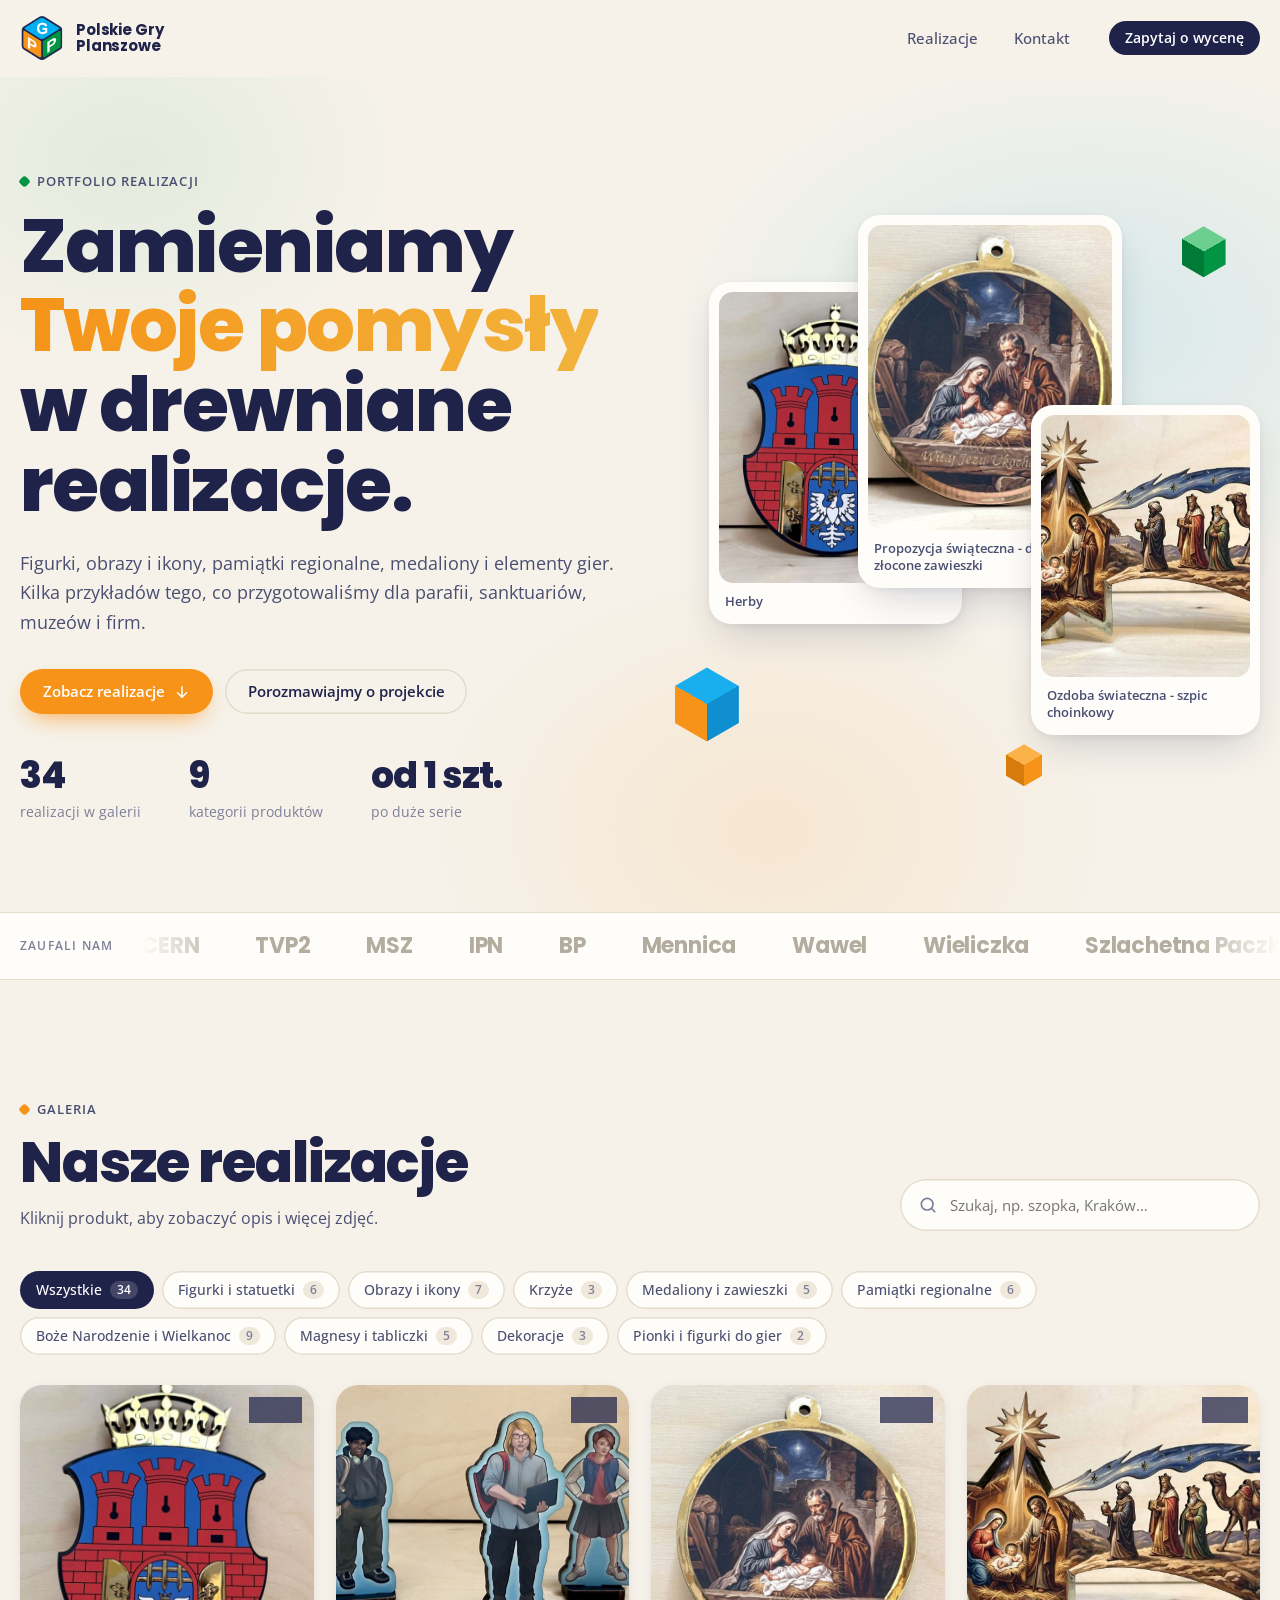
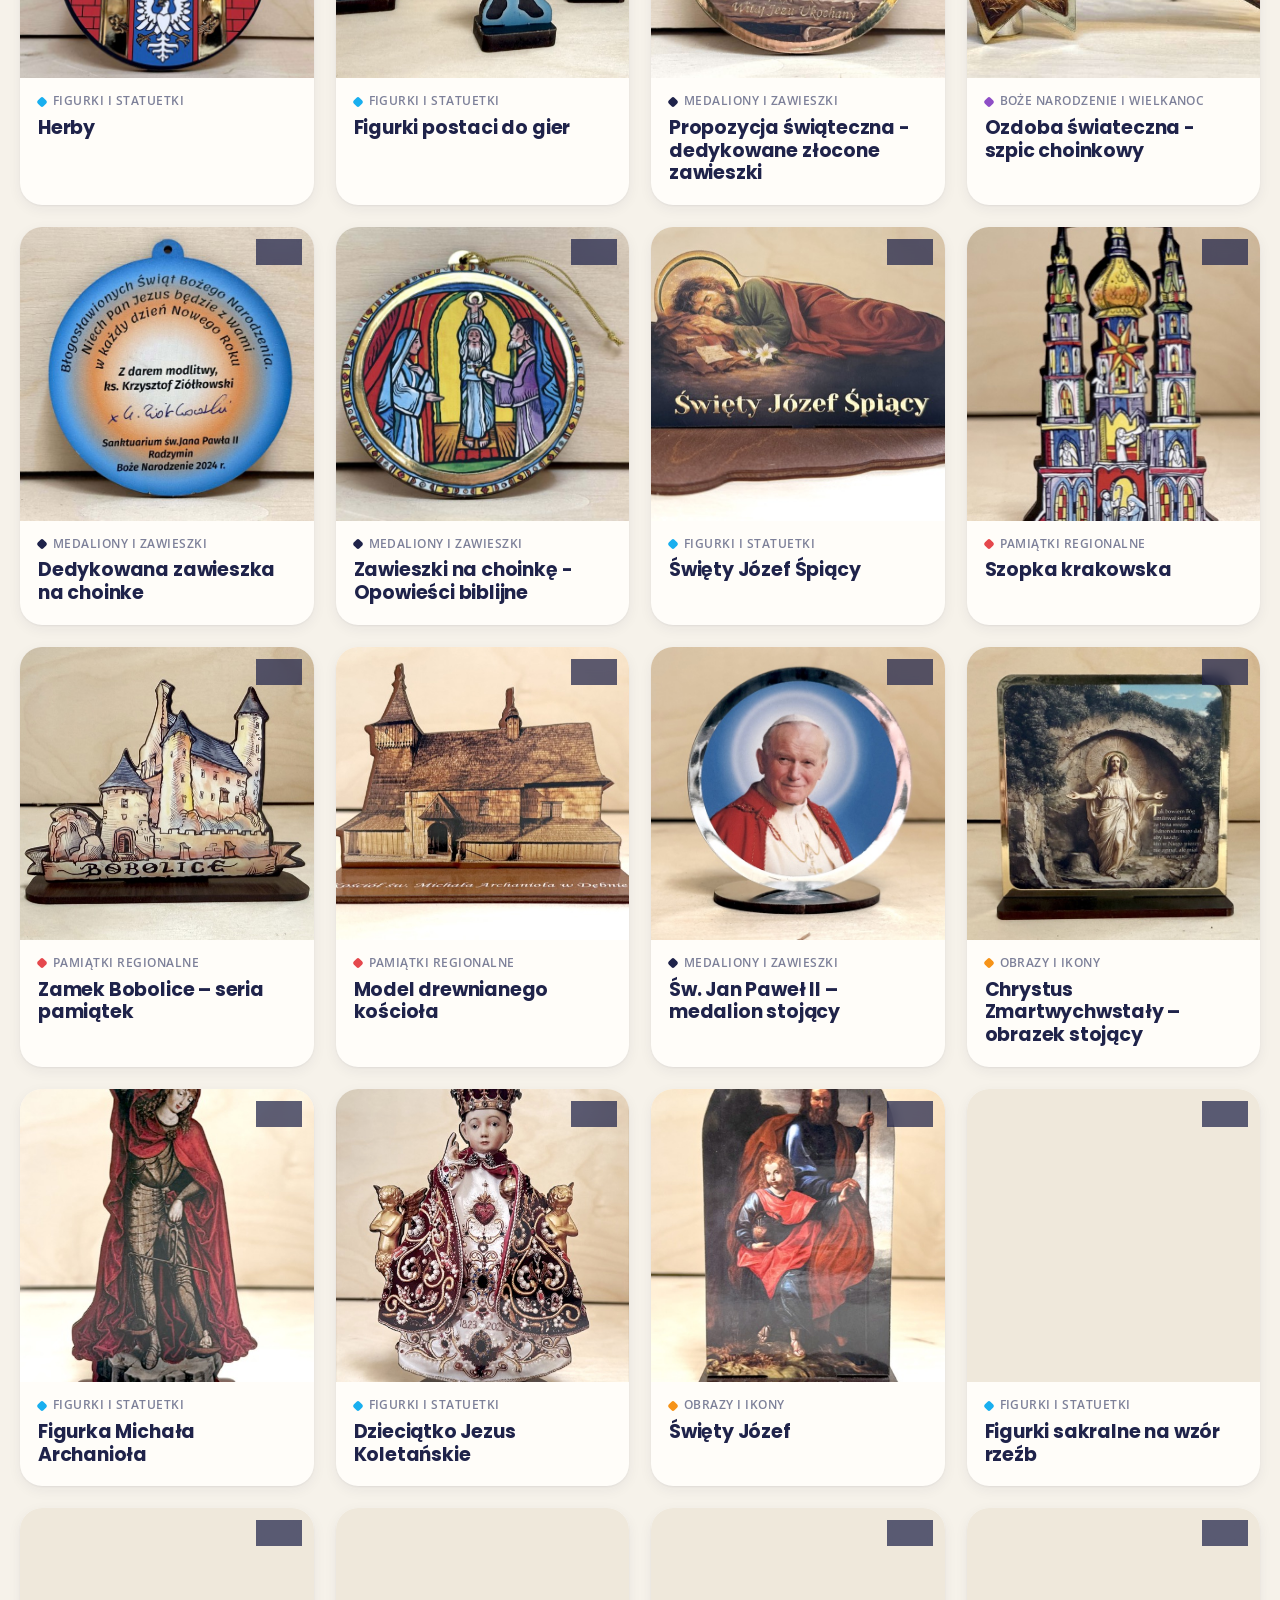
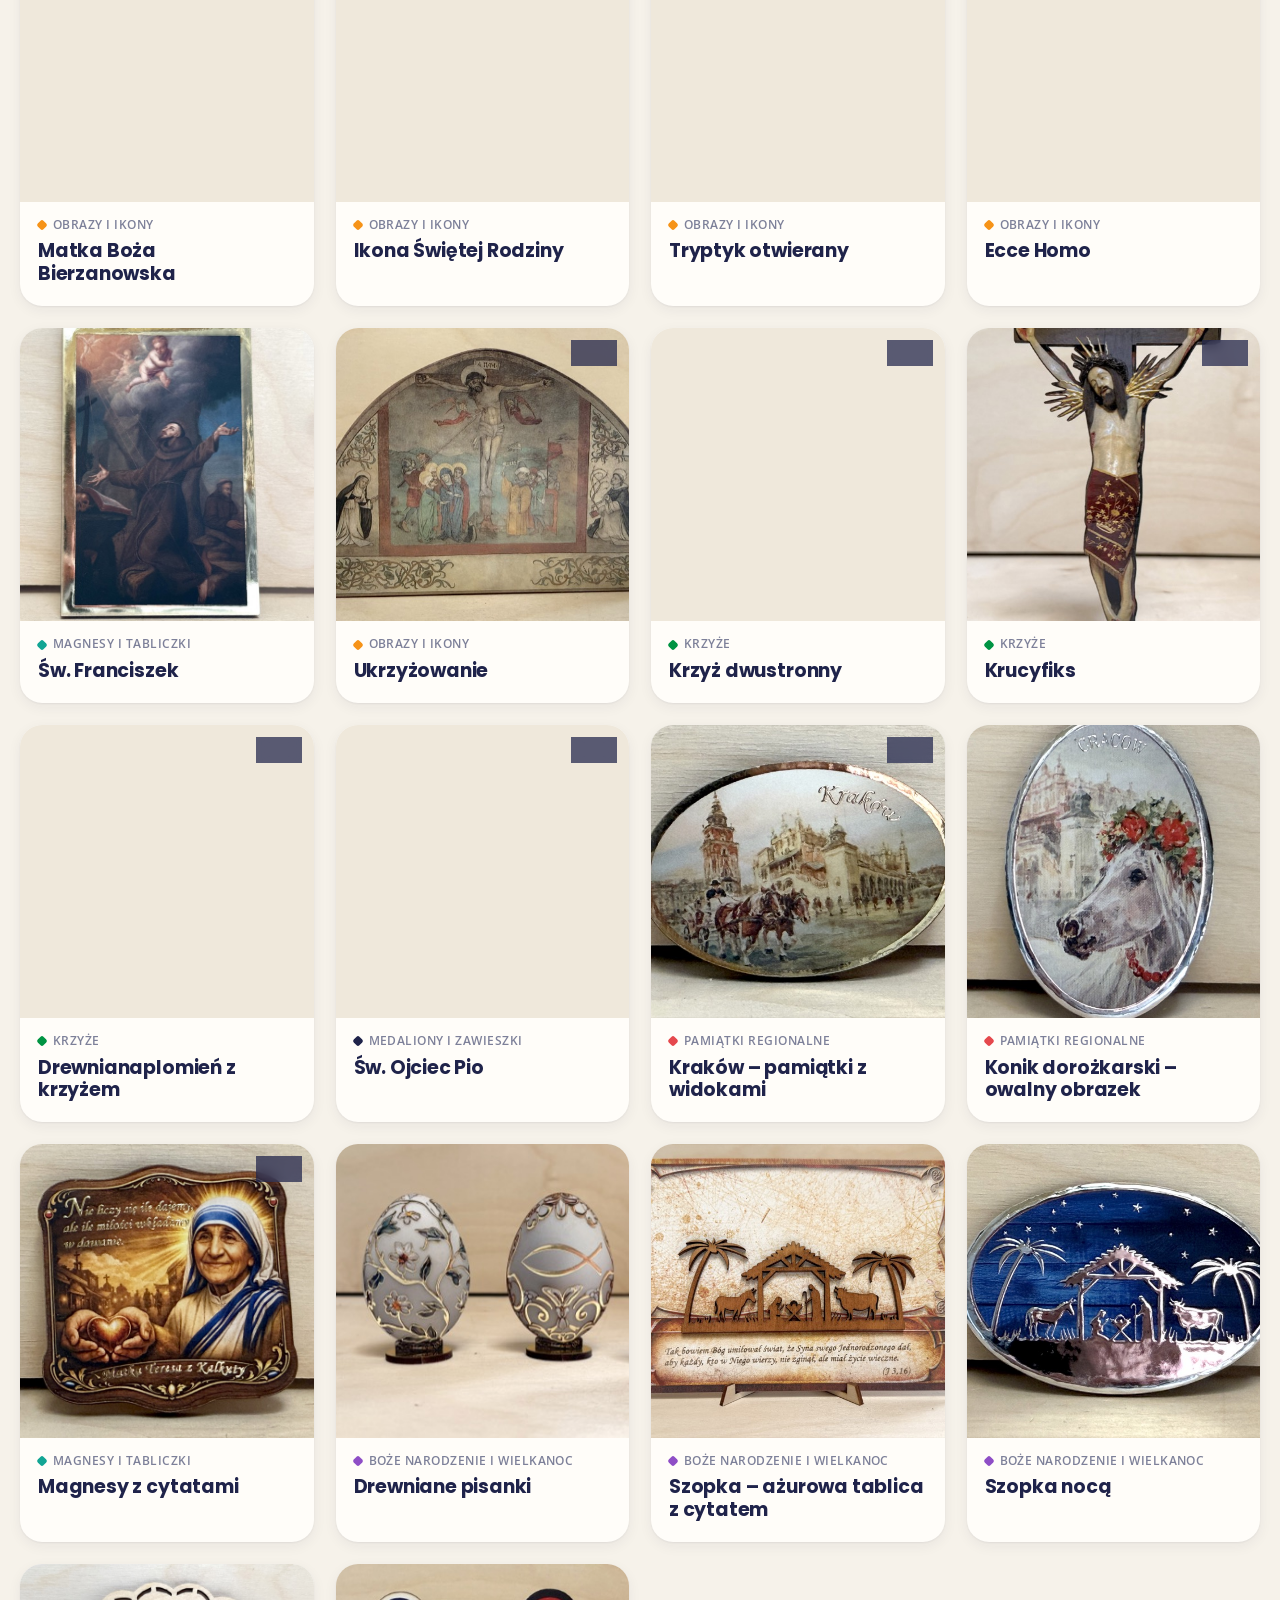
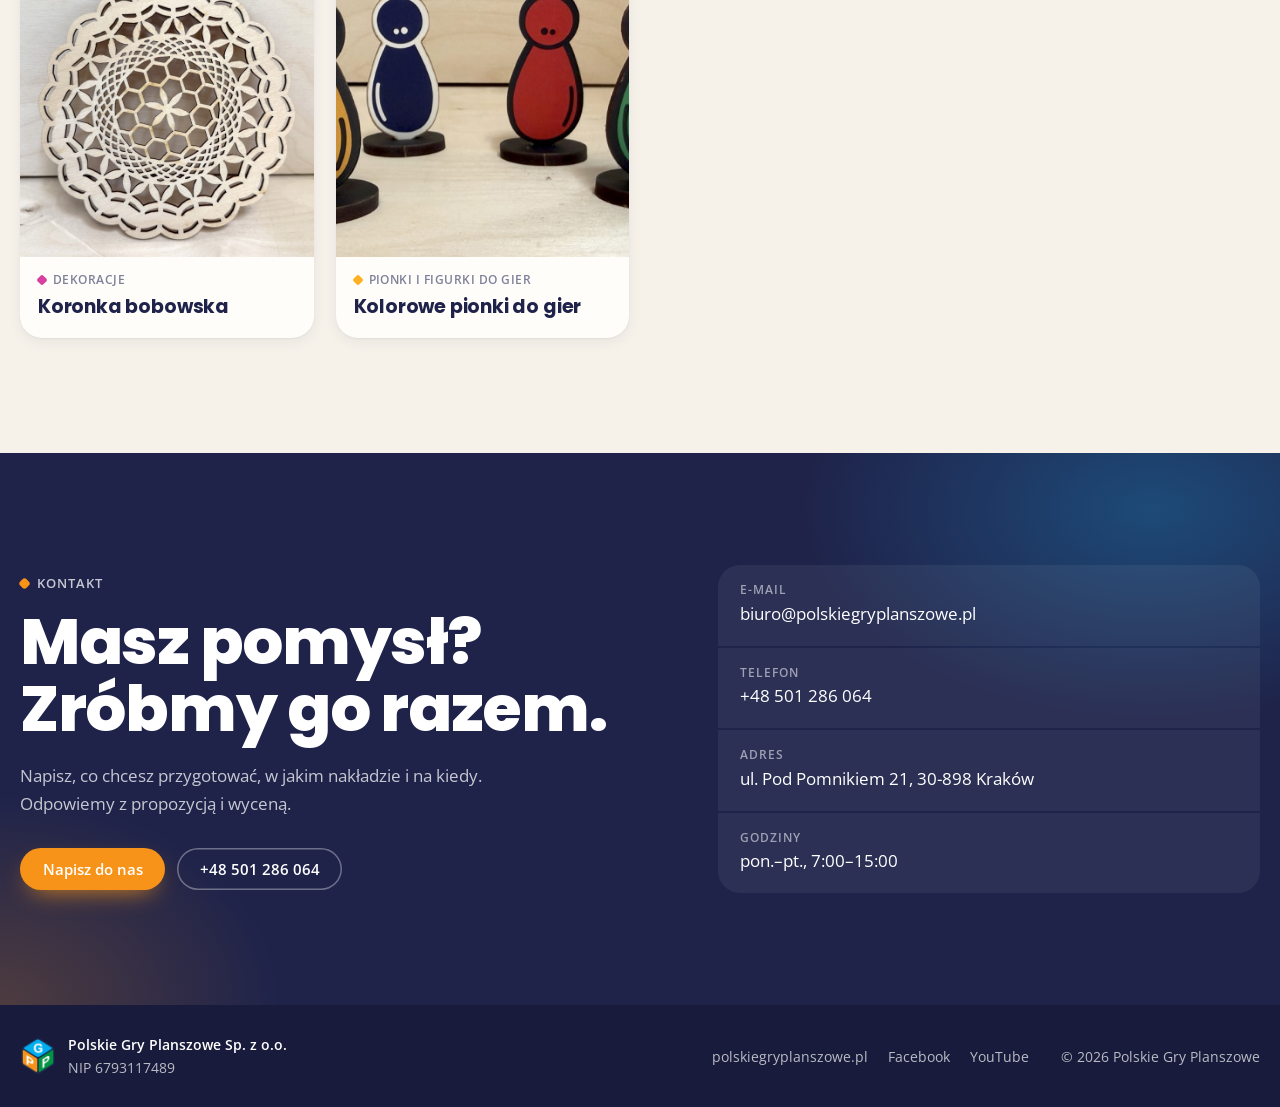
<file: index.html>
<!doctype html>
<html lang="pl">
<head>
  <meta charset="utf-8">
  <meta name="viewport" content="width=device-width, initial-scale=1">
  <title>Realizacje z drewna na zamówienie | Polskie Gry Planszowe</title>
  <meta name="description" content="Drewniane figurki, obrazy i ikony, pamiątki regionalne, medaliony, zawieszki, magnesy i elementy gier na zamówienie. Realizacje dla parafii, muzeów i firm – Kraków.">
  <link rel="canonical" href="https://pgprealizacje.pl/">
  <meta name="robots" content="index, follow, max-image-preview:large">

  <meta property="og:type" content="website">
  <meta property="og:site_name" content="Polskie Gry Planszowe">
  <meta property="og:locale" content="pl_PL">
  <meta property="og:url" content="https://pgprealizacje.pl/">
  <meta property="og:title" content="Nasze realizacje z drewna – Polskie Gry Planszowe">
  <meta property="og:description" content="Figurki, obrazy i ikony, pamiątki regionalne, medaliony i elementy gier na zamówienie. Zobacz, co dla Ciebie wykonamy.">
  <meta property="og:image" content="https://pgprealizacje.pl/images/brand/og-image.jpg">
  <meta property="og:image:width" content="1200">
  <meta property="og:image:height" content="630">
  <meta property="og:image:alt" content="Drewniane realizacje Polskich Gier Planszowych: obraz św. Józefa, szopka krakowska i zawieszka">
  <meta name="twitter:card" content="summary_large_image">
  <meta name="twitter:title" content="Nasze realizacje z drewna – Polskie Gry Planszowe">
  <meta name="twitter:description" content="Figurki, obrazy i ikony, pamiątki regionalne, medaliony i elementy gier na zamówienie.">
  <meta name="twitter:image" content="https://pgprealizacje.pl/images/brand/og-image.jpg">

  <script type="application/ld+json">
  {
    "@context": "https://schema.org",
    "@graph": [
      {
        "@type": "LocalBusiness",
        "@id": "https://pgprealizacje.pl/#firma",
        "name": "Polskie Gry Planszowe Sp. z o.o.",
        "alternateName": "Polskie Gry Planszowe",
        "url": "https://pgprealizacje.pl/",
        "logo": "https://pgprealizacje.pl/images/brand/apple-touch-icon.png",
        "image": "https://pgprealizacje.pl/images/brand/og-image.jpg",
        "description": "Drewniane figurki, obrazy i ikony, pamiątki regionalne, medaliony, magnesy i elementy gier na zamówienie.",
        "email": "biuro@polskiegryplanszowe.pl",
        "telephone": "+48 501 286 064",
        "taxID": "6793117489",
        "address": {
          "@type": "PostalAddress",
          "streetAddress": "ul. Pod Pomnikiem 21",
          "postalCode": "30-898",
          "addressLocality": "Kraków",
          "addressCountry": "PL"
        },
        "openingHoursSpecification": {
          "@type": "OpeningHoursSpecification",
          "dayOfWeek": ["Monday", "Tuesday", "Wednesday", "Thursday", "Friday"],
          "opens": "07:00",
          "closes": "15:00"
        },
        "sameAs": [
          "https://polskiegryplanszowe.pl",
          "https://www.facebook.com/PolskieGryPlanszowe",
          "https://www.youtube.com/PolskieGryPlanszoweKrakow"
        ]
      },
      {
        "@type": "WebSite",
        "@id": "https://pgprealizacje.pl/#strona",
        "url": "https://pgprealizacje.pl/",
        "name": "Realizacje – Polskie Gry Planszowe",
        "inLanguage": "pl-PL",
        "publisher": { "@id": "https://pgprealizacje.pl/#firma" }
      }
    ]
  }
  </script>

  <meta name="theme-color" content="#f6f2ea">
  <link rel="icon" type="image/png" href="images/brand/favicon-32.png">
  <link rel="apple-touch-icon" href="images/brand/apple-touch-icon.png">
  <link rel="preconnect" href="https://fonts.googleapis.com">
  <link rel="preconnect" href="https://fonts.gstatic.com" crossorigin>
  <link href="https://fonts.googleapis.com/css2?family=Poppins:wght@500;600;700;800&family=Open+Sans:wght@400;500;600;700&display=swap" rel="stylesheet">
  <link rel="stylesheet" href="assets/css/style.css">
</head>
<body>

<header class="topbar" id="top">
  <div class="wrap topbar__inner">
    <a class="brand" href="#top" aria-label="Polskie Gry Planszowe – początek strony">
      <img src="images/brand/apple-touch-icon.png" alt="" width="44" height="44">
      <span class="brand__name">Polskie Gry<br>Planszowe</span>
    </a>
    <nav class="nav" aria-label="Główna nawigacja">
      <a href="#realizacje">Realizacje</a>
      <a href="#kontakt">Kontakt</a>
    </nav>
    <a class="btn btn--dark btn--sm" href="#kontakt">Zapytaj o wycenę</a>
  </div>
</header>

<main>
  <section class="hero">
    <div class="wrap hero__inner">
      <div class="hero__copy">
        <p class="eyebrow"><span class="dot dot--green"></span> Portfolio realizacji</p>
        <h1>Zamieniamy <em>Twoje pomysły</em> w drewniane realizacje.</h1>
        <p class="lead">Figurki, obrazy i ikony, pamiątki regionalne, medaliony i elementy gier. Kilka przykładów tego, co przygotowaliśmy dla parafii, sanktuariów, muzeów i firm.</p>
        <div class="hero__cta">
          <a class="btn btn--primary" href="#realizacje">Zobacz realizacje
            <svg viewBox="0 0 24 24" aria-hidden="true"><path d="M12 5v14m0 0-6-6m6 6 6-6"/></svg>
          </a>
          <a class="btn btn--ghost" href="#kontakt">Porozmawiajmy o projekcie</a>
        </div>
        <dl class="stats">
          <div><dt id="stat-products">30+</dt><dd>realizacji w galerii</dd></div>
          <div><dt id="stat-cats">9</dt><dd>kategorii produktów</dd></div>
          <div><dt>od 1 szt.</dt><dd>po duże serie</dd></div>
        </dl>
      </div>
      <div class="hero__stage" id="hero-stage" aria-hidden="true">
        <span class="cube cube--a"></span>
        <span class="cube cube--b"></span>
        <span class="cube cube--c"></span>
      </div>
    </div>
  </section>

  <section class="clients" aria-label="Zaufali nam">
    <div class="clients__label">Zaufali nam</div>
    <div class="marquee">
      <div class="marquee__track">
        <span>CERN</span><span>TVP2</span><span>MSZ</span><span>IPN</span><span>BP</span><span>Mennica</span><span>Wawel</span><span>Wieliczka</span><span>Szlachetna Paczka</span><span>MARR</span><span>Polski Holding</span><span>PKN</span><span>Projekt Rekreator</span>
        <span aria-hidden="true">CERN</span><span aria-hidden="true">TVP2</span><span aria-hidden="true">MSZ</span><span aria-hidden="true">IPN</span><span aria-hidden="true">BP</span><span aria-hidden="true">Mennica</span><span aria-hidden="true">Wawel</span><span aria-hidden="true">Wieliczka</span><span aria-hidden="true">Szlachetna Paczka</span><span aria-hidden="true">MARR</span><span aria-hidden="true">Polski Holding</span><span aria-hidden="true">PKN</span><span aria-hidden="true">Projekt Rekreator</span>
      </div>
    </div>
  </section>

  <section class="gallery" id="realizacje">
    <div class="wrap">
      <div class="section-head">
        <div>
          <p class="eyebrow"><span class="dot dot--orange"></span> Galeria</p>
          <h2>Nasze realizacje</h2>
          <p class="section-head__lead">Kliknij produkt, aby zobaczyć opis i więcej zdjęć.</p>
        </div>
        <label class="search">
          <svg viewBox="0 0 24 24" aria-hidden="true"><circle cx="11" cy="11" r="7"/><path d="m20 20-3.5-3.5"/></svg>
          <input type="search" id="search" placeholder="Szukaj, np. szopka, Kraków…" autocomplete="off">
        </label>
      </div>

      <div class="filters" id="filters" role="tablist" aria-label="Kategorie"></div>

      <div class="grid" id="grid" aria-live="polite"></div>
      <p class="empty" id="empty" hidden>Nic nie znaleźliśmy. Spróbuj innego słowa albo wybierz „Wszystkie”.</p>
    </div>
  </section>

  <section class="contact" id="kontakt">
    <div class="wrap contact__inner">
      <div>
        <p class="eyebrow eyebrow--light"><span class="dot dot--orange"></span> Kontakt</p>
        <h2>Masz pomysł? <br>Zróbmy go razem.</h2>
        <p class="contact__lead">Napisz, co chcesz przygotować, w jakim nakładzie i na kiedy. Odpowiemy z propozycją i wyceną.</p>
        <div class="contact__cta">
          <a class="btn btn--primary" href="mailto:biuro@polskiegryplanszowe.pl?subject=Zapytanie%20o%20wycen%C4%99">Napisz do nas</a>
          <a class="btn btn--outline-light" href="tel:+48501286064">+48 501 286 064</a>
        </div>
      </div>
      <ul class="contact__list">
        <li><span>E-mail</span><a href="mailto:biuro@polskiegryplanszowe.pl">biuro@polskiegryplanszowe.pl</a></li>
        <li><span>Telefon</span><a href="tel:+48501286064">+48 501 286 064</a></li>
        <li><span>Adres</span>ul. Pod Pomnikiem 21, 30-898 Kraków</li>
        <li><span>Godziny</span>pon.–pt., 7:00–15:00</li>
      </ul>
    </div>
  </section>
</main>

<footer class="footer">
  <div class="wrap footer__inner">
    <div class="footer__brand">
      <img src="images/brand/apple-touch-icon.png" alt="" width="36" height="36">
      <div>
        <strong>Polskie Gry Planszowe Sp. z o.o.</strong>
        <span>NIP 6793117489</span>
      </div>
    </div>
    <nav class="footer__links" aria-label="Linki">
      <a href="https://polskiegryplanszowe.pl" target="_blank" rel="noopener">polskiegryplanszowe.pl</a>
      <a href="https://www.facebook.com/PolskieGryPlanszowe" target="_blank" rel="noopener">Facebook</a>
      <a href="https://www.youtube.com/PolskieGryPlanszoweKrakow" target="_blank" rel="noopener">YouTube</a>
    </nav>
    <p class="footer__copy">© <span id="year">2026</span> Polskie Gry Planszowe</p>
  </div>
</footer>

<div class="modal" id="modal" role="dialog" aria-modal="true" aria-labelledby="m-title" hidden>
  <div class="modal__backdrop" data-close></div>
  <div class="modal__panel">
    <button class="icon-btn modal__close" data-close aria-label="Zamknij">
      <svg viewBox="0 0 24 24"><path d="M6 6l12 12M18 6 6 18"/></svg>
    </button>
    <div class="viewer">
      <div class="viewer__stage" id="m-stage">
        <img id="m-img" alt="">
        <button class="icon-btn viewer__nav viewer__nav--prev" id="m-prev" aria-label="Poprzednie zdjęcie">
          <svg viewBox="0 0 24 24"><path d="m15 5-7 7 7 7"/></svg>
        </button>
        <button class="icon-btn viewer__nav viewer__nav--next" id="m-next" aria-label="Następne zdjęcie">
          <svg viewBox="0 0 24 24"><path d="m9 5 7 7-7 7"/></svg>
        </button>
        <span class="viewer__count" id="m-count"></span>
      </div>
      <div class="viewer__thumbs" id="m-thumbs"></div>
    </div>
    <div class="details">
      <div class="details__cats" id="m-cats"></div>
      <h3 class="details__title" id="m-title"></h3>
      <div class="details__desc" id="m-desc"></div>
      <div class="details__tags" id="m-tags"></div>
      <div class="details__cta">
        <a class="btn btn--primary" id="m-ask" href="#">Zapytaj o podobny produkt</a>
        <button class="btn btn--ghost" id="m-share" type="button">
          <svg viewBox="0 0 24 24" aria-hidden="true"><path d="M10 14a4 4 0 0 0 5.7 0l3-3a4 4 0 0 0-5.7-5.7l-1 1"/><path d="M14 10a4 4 0 0 0-5.7 0l-3 3a4 4 0 0 0 5.7 5.7l1-1"/></svg>
          <span>Kopiuj link</span>
        </button>
      </div>
      <p class="details__note">Każdy produkt wykonamy w Twojej wersji: z innym wizerunkiem, napisem, kształtem lub w innym rozmiarze.</p>
    </div>
  </div>
</div>

<script src="assets/js/app.js"></script>
</body>
</html>
</file>
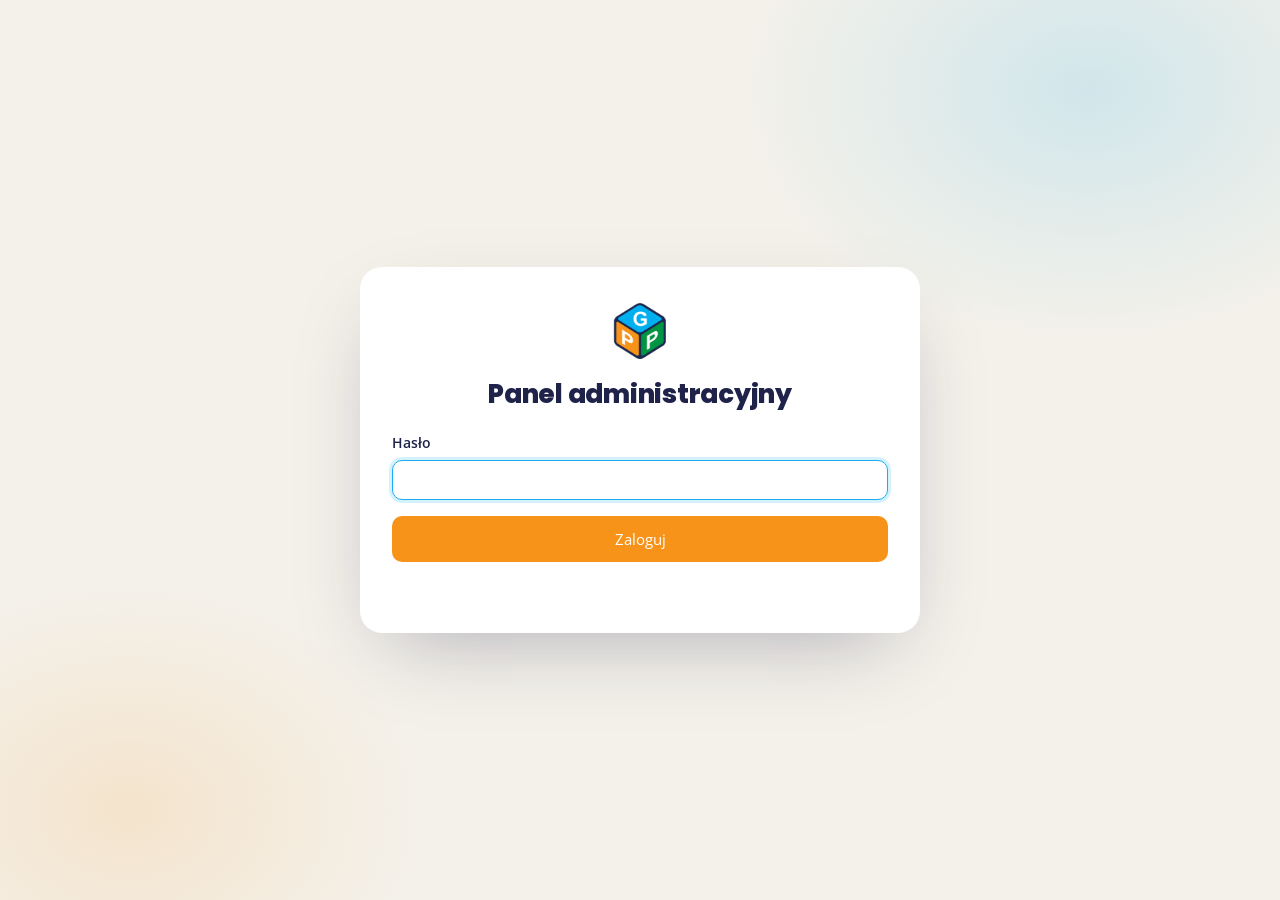
<file: admin/index.html>
<!doctype html>
<html lang="pl">
<head>
  <meta charset="utf-8">
  <meta name="viewport" content="width=device-width, initial-scale=1">
  <meta name="robots" content="noindex, nofollow">
  <title>Panel administracyjny – Realizacje PGP</title>
  <link rel="icon" type="image/png" href="../images/brand/favicon-32.png">
  <link rel="preconnect" href="https://fonts.googleapis.com">
  <link rel="preconnect" href="https://fonts.gstatic.com" crossorigin>
  <link href="https://fonts.googleapis.com/css2?family=Poppins:wght@500;600;700;800&family=Open+Sans:wght@400;500;600;700&display=swap" rel="stylesheet">
  <link rel="stylesheet" href="admin.css">
</head>
<body class="is-locked-out">

<!-- LOGIN / FIRST SETUP -->
<div class="lock" id="lock">
  <div class="lock__box">
    <img src="../images/brand/apple-touch-icon.png" alt="" width="56" height="56">
    <h1>Panel administracyjny</h1>
    <p class="muted" id="l-loading">Wczytywanie…</p>

    <form id="l-login" class="form" hidden>
      <label>Hasło
        <input class="input" id="l-pass" type="password" required autocomplete="current-password" autofocus>
      </label>
      <button class="btn btn--primary" type="submit">Zaloguj</button>
      <p class="lock__err" id="l-err" role="alert"></p>
    </form>

    <form id="l-setup" class="form form--left" hidden>
      <p class="muted">Pierwsze uruchomienie. Połącz panel z repozytorium GitHub i ustal hasło – później do logowania wystarczy już tylko hasło.</p>
      <div class="form__row">
        <label>Login GitHub<input class="input" id="u-owner" required></label>
        <label>Repozytorium<input class="input" id="u-repo" required></label>
        <label>Gałąź<input class="input" id="u-branch" required value="main"></label>
      </div>
      <label>Token GitHub
        <input class="input" id="u-token" type="password" required autocomplete="off" placeholder="github_pat_…">
      </label>
      <details class="howto">
        <summary>Jak utworzyć token? (jednorazowo, ok. 2 minuty)</summary>
        <ol>
          <li>Otwórz <a href="https://github.com/settings/personal-access-tokens/new" target="_blank" rel="noopener">GitHub → Fine-grained tokens → Generate new token</a>.</li>
          <li>Nazwa: np. <em>Panel realizacji</em>. Expiration: np. 1 rok.</li>
          <li><strong>Repository access</strong> → <em>Only select repositories</em> → wybierz repozytorium ze stroną.</li>
          <li><strong>Permissions → Repository permissions → Contents</strong> → <em>Read and write</em>. Nic więcej.</li>
          <li><em>Generate token</em>, skopiuj i wklej powyżej.</li>
        </ol>
      </details>
      <div class="form__row form__row--2">
        <label>Hasło do panelu
          <input class="input" id="u-pass" type="password" required minlength="10" autocomplete="new-password" placeholder="min. 10 znaków">
        </label>
        <label>Powtórz hasło
          <input class="input" id="u-pass2" type="password" required autocomplete="new-password">
        </label>
      </div>
      <button class="btn btn--primary" type="submit">Zapisz i zaloguj</button>
      <p class="lock__err" id="u-err" role="alert"></p>
    </form>
  </div>
</div>

<header class="bar">
  <a class="bar__brand" href="../" target="_blank" rel="noopener" title="Otwórz stronę">
    <img src="../images/brand/apple-touch-icon.png" alt="" width="36" height="36">
    <span><strong>Realizacje PGP</strong><small>Panel administracyjny</small></span>
  </a>
  <span class="status" id="status"></span>
  <div class="bar__actions">
    <button class="btn btn--ghost" id="btn-export" type="button" title="Pobierz plik products.json">Eksportuj JSON</button>
    <button class="btn btn--primary" id="btn-publish" type="button" disabled>Opublikuj zmiany</button>
  </div>
</header>

<nav class="tabs" role="tablist">
  <button role="tab" data-tab="products" aria-selected="true">Produkty <small id="count-products"></small></button>
  <button role="tab" data-tab="categories" aria-selected="false">Kategorie <small id="count-categories"></small></button>
  <button role="tab" data-tab="settings" aria-selected="false">Konto i hasło</button>
</nav>

<main class="main">
  <div class="notice" id="notice" hidden></div>

  <!-- PRODUCTS -->
  <section class="view" id="view-products">
    <div class="toolbar">
      <input class="input" type="search" id="p-search" placeholder="Szukaj produktu…">
      <select class="input" id="p-filter">
        <option value="">Wszystkie kategorie</option>
      </select>
      <button class="btn btn--dark" id="btn-new" type="button">+ Nowy produkt</button>
    </div>

    <div class="bulk" id="bulk" hidden>
      <span id="bulk-count"></span>
      <select class="input input--sm" id="bulk-cat"></select>
      <button class="btn btn--sm btn--dark" id="bulk-add" type="button">Dodaj do kategorii</button>
      <button class="btn btn--sm btn--ghost" id="bulk-remove" type="button">Usuń z kategorii</button>
      <button class="btn btn--sm btn--ghost" id="bulk-clear" type="button">Odznacz</button>
    </div>

    <div class="list" id="p-list"></div>
    <p class="muted center" id="p-empty" hidden>Brak produktów spełniających kryteria.</p>
  </section>

  <!-- CATEGORIES -->
  <section class="view" id="view-categories" hidden>
    <form class="toolbar" id="c-form">
      <input class="input" id="c-name" placeholder="Nazwa nowej kategorii, np. Gry edukacyjne" required>
      <button class="btn btn--dark" type="submit">+ Dodaj kategorię</button>
    </form>
    <p class="hint">Kolejność kategorii tutaj = kolejność filtrów na stronie. Nazwę zmienisz, klikając w nią.</p>
    <div class="list" id="c-list"></div>
  </section>

  <!-- SETTINGS -->
  <section class="view" id="view-settings" hidden>
    <div class="card-box">
      <h2>Konto i bezpieczeństwo</h2>
      <p class="muted" id="s-info"></p>
      <form id="s-form" class="form">
        <h3>Zmień hasło lub token</h3>
        <label>Obecne hasło
          <input class="input" id="s-current" type="password" required autocomplete="current-password">
        </label>
        <div class="form__row form__row--2">
          <label>Nowe hasło
            <input class="input" id="s-pass" type="password" autocomplete="new-password" minlength="10" placeholder="puste = bez zmian">
          </label>
          <label>Powtórz nowe hasło
            <input class="input" id="s-pass2" type="password" autocomplete="new-password">
          </label>
        </div>
        <label>Nowy token GitHub <small class="hint">(zostaw puste, aby nie zmieniać – np. gdy stary wygaśnie)</small>
          <input class="input" id="s-token" type="password" autocomplete="off" placeholder="github_pat_…">
        </label>
        <label>Klucz API DeepSeek <small class="hint" id="s-ai-state">(do pisania opisów przez AI)</small>
          <input class="input" id="s-ai-key" type="password" autocomplete="off" placeholder="sk-…">
          <small class="hint">Klucz utworzysz na <a href="https://platform.deepseek.com/api_keys" target="_blank" rel="noopener">platform.deepseek.com → API keys</a>. Jest szyfrowany Twoim hasłem razem z tokenem GitHub.</small>
        </label>
        <label class="switch" id="s-ai-remove-row" hidden><input type="checkbox" id="s-ai-remove"><span></span> Usuń zapisany klucz DeepSeek</label>
        <div class="form__actions">
          <button class="btn btn--primary" type="submit">Zapisz zmiany</button>
          <button class="btn btn--ghost" type="button" id="s-logout">Wyloguj</button>
        </div>
      </form>
      <p class="muted small">Token GitHub jest przechowywany w repozytorium wyłącznie w postaci zaszyfrowanej Twoim hasłem (plik <code>admin/auth.json</code>). Bez hasła nie da się go odczytać, dlatego używaj długiego hasła, którego nie masz nigdzie indziej.</p>
    </div>
  </section>
</main>

<!-- PRODUCT EDITOR -->
<div class="drawer" id="drawer" hidden>
  <div class="drawer__backdrop" data-close></div>
  <form class="drawer__panel" id="e-form" novalidate>
    <header class="drawer__head">
      <h2 id="e-heading">Edytuj produkt</h2>
      <button class="icon-btn" type="button" data-close aria-label="Zamknij">✕</button>
    </header>
    <div class="drawer__body">
      <label>Nazwa produktu
        <input class="input" id="e-title" required>
      </label>
      <label>Adres (identyfikator w linku)
        <input class="input input--mono" id="e-id" required pattern="[a-z0-9-]+">
        <small class="hint">Tylko małe litery, cyfry i myślniki. Link: …/#p/<span id="e-id-preview"></span></small>
      </label>

      <fieldset>
        <legend>Kategorie</legend>
        <div class="checks" id="e-cats"></div>
      </fieldset>

      <label>Opis
        <textarea class="input" id="e-desc" rows="7" placeholder="Opis produktu. Pusta linia = nowy akapit."></textarea>
      </label>

      <div class="ai">
        <label>Asystent AI (DeepSeek) <small class="hint">– AI nie widzi zdjęć, opiera się na nazwie, kategoriach, tagach i Twoich wskazówkach</small>
          <input class="input" id="ai-hints" placeholder="Wskazówki, np. sklejka 4 mm, druk UV, złocenia, zestaw 6 szt., dla parafii">
        </label>
        <div class="ai__actions">
          <button class="btn btn--sm btn--dark" type="button" id="ai-write">✨ Napisz opis</button>
          <button class="btn btn--sm btn--ghost" type="button" id="ai-improve">Popraw obecny opis</button>
          <button class="btn btn--sm btn--ghost" type="button" id="ai-undo" hidden>↶ Cofnij</button>
          <span class="hint" id="ai-status" role="status"></span>
        </div>
      </div>

      <label>Tagi (oddzielone przecinkami)
        <input class="input" id="e-tags" placeholder="np. drewno, upominek, personalizacja">
      </label>

      <div class="switches">
        <label class="switch"><input type="checkbox" id="e-featured"><span></span> Wyróżniony (na górze strony)</label>
        <label class="switch"><input type="checkbox" id="e-hidden"><span></span> Ukryty (szkic, niewidoczny na stronie)</label>
      </div>

      <fieldset>
        <legend>Zdjęcia <small class="hint">– pierwsze jest okładką. Przeciągnij, aby zmienić kolejność.</small></legend>
        <div class="images" id="e-images"></div>
        <label class="drop" id="e-drop">
          <input type="file" id="e-files" accept="image/*" multiple hidden>
          <strong>Dodaj zdjęcia</strong>
          <span>Kliknij lub upuść pliki tutaj. Zdjęcia zostaną automatycznie zmniejszone.</span>
        </label>
      </fieldset>
    </div>
    <footer class="drawer__foot">
      <button class="btn btn--danger-ghost" type="button" id="e-delete">Usuń produkt</button>
      <span class="spacer"></span>
      <button class="btn btn--ghost" type="button" data-close>Anuluj</button>
      <button class="btn btn--primary" type="submit">Zapisz produkt</button>
    </footer>
  </form>
</div>

<div class="overlay" id="overlay" hidden><div class="overlay__box"><span class="spinner"></span><p id="overlay-text">Publikuję…</p></div></div>
<div class="toast" id="toast"></div>

<script src="admin.js"></script>
</body>
</html>
</file>
<file: assets/css/style.css>
/* ===== Polskie Gry Planszowe – galeria realizacji ===== */
:root {
  --bg: #f6f2ea;
  --bg-2: #efe8db;
  --surface: #fffdf9;
  --ink: #1f234a;
  --ink-2: #4a4f72;
  --muted: #7d8099;
  --line: #e4dccc;
  --blue: #19afef;
  --orange: #f69318;
  --green: #009443;
  --navy: #1f234a;
  --radius: 22px;
  --radius-sm: 14px;
  --shadow-sm: 0 1px 2px rgba(31, 35, 74, .06), 0 4px 14px rgba(31, 35, 74, .06);
  --shadow: 0 2px 6px rgba(31, 35, 74, .06), 0 18px 40px -12px rgba(31, 35, 74, .22);
  --ease: cubic-bezier(.2, .8, .2, 1);
  --display: "Poppins", system-ui, sans-serif;
  --body: "Open Sans", system-ui, -apple-system, "Segoe UI", sans-serif;
}

*, *::before, *::after { box-sizing: border-box; }
html { scroll-behavior: smooth; scroll-padding-top: 90px; }
body {
  margin: 0;
  background: var(--bg);
  color: var(--ink);
  font: 400 16px/1.65 var(--body);
  -webkit-font-smoothing: antialiased;
  overflow-x: hidden;
}
body.is-locked { overflow: hidden; }
img { max-width: 100%; display: block; }
a { color: inherit; }
h1, h2, h3 { font-family: var(--display); line-height: 1.05; letter-spacing: -.02em; margin: 0; }
svg { width: 1.25em; height: 1.25em; fill: none; stroke: currentColor; stroke-width: 2; stroke-linecap: round; stroke-linejoin: round; flex: none; }

.wrap { width: min(1240px, 100% - 32px); margin-inline: auto; }

/* ---------- Buttons ---------- */
.btn {
  display: inline-flex; align-items: center; justify-content: center; gap: .55em;
  padding: .9em 1.5em; border-radius: 999px; border: 0;
  font: 600 15px/1 var(--body); text-decoration: none; cursor: pointer;
  transition: transform .25s var(--ease), box-shadow .25s var(--ease), background .25s;
  white-space: nowrap;
}
.btn:hover { transform: translateY(-2px); }
.btn:active { transform: translateY(0); }
.btn--sm { padding: .7em 1.15em; font-size: 14px; }
.btn--primary { background: var(--orange); color: #fff; box-shadow: 0 10px 24px -10px rgba(246, 147, 24, .9); }
.btn--primary:hover { box-shadow: 0 14px 30px -10px rgba(246, 147, 24, 1); }
.btn--dark { background: var(--navy); color: #fff; }
.btn--ghost { background: transparent; color: var(--ink); box-shadow: inset 0 0 0 1.5px var(--line); }
.btn--ghost:hover { box-shadow: inset 0 0 0 1.5px var(--ink); }
.btn--outline-light { background: transparent; color: #fff; box-shadow: inset 0 0 0 1.5px rgba(255,255,255,.35); }
.btn--outline-light:hover { box-shadow: inset 0 0 0 1.5px #fff; }
.btn svg { width: 18px; height: 18px; }

.icon-btn {
  display: grid; place-items: center; width: 44px; height: 44px; border-radius: 50%;
  border: 0; background: var(--surface); color: var(--ink); cursor: pointer;
  box-shadow: var(--shadow-sm); transition: transform .2s var(--ease), background .2s;
}
.icon-btn:hover { transform: scale(1.06); }
.icon-btn svg { width: 20px; height: 20px; }

.eyebrow {
  display: inline-flex; align-items: center; gap: .6em; margin: 0 0 18px;
  font: 600 13px/1 var(--body); letter-spacing: .08em; text-transform: uppercase; color: var(--ink-2);
}
.eyebrow--light { color: rgba(255,255,255,.75); }
.dot { width: 9px; height: 9px; border-radius: 3px; transform: rotate(45deg); }
.dot--green { background: var(--green); }
.dot--orange { background: var(--orange); }
.dot--blue { background: var(--blue); }

/* ---------- Topbar ---------- */
.topbar {
  position: sticky; top: 0; z-index: 40;
  background: rgba(246, 242, 234, .78);
  backdrop-filter: saturate(1.4) blur(14px);
  -webkit-backdrop-filter: saturate(1.4) blur(14px);
  border-bottom: 1px solid transparent;
  transition: border-color .3s, background .3s;
}
.topbar.is-scrolled { border-color: var(--line); background: rgba(246, 242, 234, .92); }
.topbar__inner { display: flex; align-items: center; gap: 24px; height: 76px; }
.brand { display: flex; align-items: center; gap: 12px; text-decoration: none; margin-right: auto; }
.brand img { width: 44px; height: 44px; }
.brand__name { font: 700 15px/1.1 var(--display); letter-spacing: -.01em; }
.nav { display: flex; gap: 6px; }
.nav a {
  padding: .55em 1em; border-radius: 999px; text-decoration: none;
  font-weight: 500; font-size: 15px; color: var(--ink-2); transition: background .2s, color .2s;
}
.nav a:hover { background: var(--bg-2); color: var(--ink); }

/* ---------- Hero ---------- */
.hero { position: relative; overflow-x: clip; padding: clamp(40px, 7vw, 96px) 0 clamp(48px, 7vw, 88px); }
.hero::before {
  content: ""; position: absolute; inset: 0; z-index: -1; pointer-events: none;
  background:
    radial-gradient(600px 400px at 85% 30%, rgba(25, 175, 239, .14), transparent 70%),
    radial-gradient(500px 380px at 60% 90%, rgba(246, 147, 24, .12), transparent 70%),
    radial-gradient(400px 300px at 10% 10%, rgba(0, 148, 67, .08), transparent 70%);
}
.hero__inner { display: grid; grid-template-columns: 1.05fr 1fr; gap: clamp(32px, 5vw, 72px); align-items: center; }
.hero h1 { font-size: clamp(40px, 6vw, 76px); font-weight: 800; }
.hero h1 em {
  font-style: normal;
  background: linear-gradient(100deg, var(--orange) 0%, #f2b33c 100%);
  -webkit-background-clip: text; background-clip: text; color: transparent;
}
.lead { font-size: clamp(16px, 1.4vw, 19px); color: var(--ink-2); max-width: 34em; margin: 24px 0 32px; }
.hero__cta { display: flex; flex-wrap: wrap; gap: 12px; }
.stats { display: flex; gap: clamp(20px, 4vw, 48px); margin: 44px 0 0; padding: 0; }
.stats div { margin: 0; }
.stats dt { font: 800 clamp(28px, 3vw, 36px)/1 var(--display); letter-spacing: -.02em; }
.stats dd { margin: 6px 0 0; font-size: 14px; color: var(--muted); }

.hero__stage { position: relative; height: clamp(380px, 46vw, 560px); }
.hero-card {
  position: absolute; margin: 0; padding: 10px 10px 14px; background: var(--surface);
  border-radius: var(--radius); box-shadow: var(--shadow); cursor: pointer;
  transition: transform .5s var(--ease), box-shadow .5s var(--ease);
  animation: float 7s ease-in-out infinite;
}
.hero-card img { width: 100%; aspect-ratio: 4 / 5; object-fit: cover; border-radius: 14px; }
.hero-card figcaption { font: 600 13px/1.3 var(--body); padding: 10px 6px 0; color: var(--ink-2); }
.hero-card:hover { box-shadow: 0 30px 60px -20px rgba(31, 35, 74, .45); z-index: 5; }
.hero-card:nth-child(1) { width: 44%; left: 4%; top: 12%; --r: -7deg; animation-delay: -1s; }
.hero-card:nth-child(2) { width: 46%; left: 30%; top: 0; --r: 3deg; z-index: 2; animation-delay: -3s; }
.hero-card:nth-child(3) { width: 40%; right: 0; top: 34%; --r: 9deg; z-index: 3; animation-delay: -5s; }
@keyframes float {
  0%, 100% { transform: rotate(var(--r)) translateY(0); }
  50% { transform: rotate(var(--r)) translateY(-12px); }
}

/* Isometric cube decorations (motive from the logo) */
.cube { position: absolute; width: 64px; height: 74px; z-index: 4; animation: bob 6s ease-in-out infinite; }
.cube::before {
  content: ""; position: absolute; inset: 0;
  clip-path: polygon(50% 0, 100% 25%, 100% 75%, 50% 100%, 0 75%, 0 25%);
  background: conic-gradient(from -60deg at 50% 50%, var(--c1) 0 120deg, var(--c2) 0 240deg, var(--c3) 0);
}
.cube--a { --c1: #19afef; --c2: #0f8fd0; --c3: #f69318; left: -2%; bottom: 6%; }
.cube--b { --c1: #6ccf8f; --c2: #009443; --c3: #007a37; right: 6%; top: 2%; width: 44px; height: 51px; animation-delay: -2s; }
.cube--c { --c1: #fbb349; --c2: #f69318; --c3: #d67b0c; right: 38%; bottom: -2%; width: 36px; height: 42px; animation-delay: -4s; }
@keyframes bob { 0%, 100% { transform: translateY(0) rotate(0); } 50% { transform: translateY(-14px) rotate(6deg); } }

/* ---------- Clients marquee ---------- */
.clients {
  display: flex; align-items: center; gap: 28px; padding: 22px 0;
  border-block: 1px solid var(--line); background: var(--surface);
}
.clients__label {
  flex: none; padding-left: max(16px, (100vw - 1240px) / 2);
  font: 600 12px/1 var(--body); letter-spacing: .1em; text-transform: uppercase; color: var(--muted);
}
.marquee {
  overflow: hidden; flex: 1;
  mask-image: linear-gradient(90deg, transparent, #000 8%, #000 92%, transparent);
  -webkit-mask-image: linear-gradient(90deg, transparent, #000 8%, #000 92%, transparent);
}
.marquee__track { display: flex; gap: 56px; width: max-content; animation: marquee 40s linear infinite; }
.marquee__track span { font: 700 22px/1 var(--display); color: #b3ada0; letter-spacing: -.01em; white-space: nowrap; }
@keyframes marquee { to { transform: translateX(calc(-50% - 28px)); } }

/* ---------- Gallery ---------- */
.gallery { padding: clamp(64px, 9vw, 120px) 0; }
.section-head { display: flex; align-items: flex-end; justify-content: space-between; gap: 24px; flex-wrap: wrap; margin-bottom: 28px; }
.section-head h2 { font-size: clamp(34px, 4.5vw, 56px); font-weight: 800; }
.section-head__lead { color: var(--ink-2); margin: 12px 0 0; }
.section-head--center { flex-direction: column; align-items: center; text-align: center; }

.search {
  display: flex; align-items: center; gap: 10px; width: min(360px, 100%);
  padding: 0 18px; height: 52px; border-radius: 999px; background: var(--surface);
  box-shadow: inset 0 0 0 1.5px var(--line); color: var(--muted); transition: box-shadow .2s;
}
.search:focus-within { box-shadow: inset 0 0 0 2px var(--blue); color: var(--ink); }
.search input { flex: 1; min-width: 0; border: 0; background: none; outline: none; font: 400 15px var(--body); color: var(--ink); }

.filters {
  position: sticky; top: 76px; z-index: 20;
  display: flex; flex-wrap: wrap; gap: 8px; padding: 12px 0; margin-bottom: 18px;
  background: linear-gradient(var(--bg) 75%, transparent);
}
.chip {
  display: inline-flex; align-items: center; gap: 8px; flex: none;
  padding: 10px 16px; border-radius: 999px; border: 0; cursor: pointer;
  background: var(--surface); color: var(--ink-2); font: 500 14px/1 var(--body);
  box-shadow: inset 0 0 0 1.5px var(--line); transition: all .25s var(--ease);
}
.chip:hover { color: var(--ink); box-shadow: inset 0 0 0 1.5px var(--ink-2); }
.chip small { font-size: 12px; font-weight: 600; padding: 3px 7px; border-radius: 999px; background: var(--bg-2); color: var(--muted); }
.chip[aria-selected="true"] { background: var(--navy); color: #fff; box-shadow: none; }
.chip[aria-selected="true"] small { background: rgba(255,255,255,.16); color: #fff; }

.grid { display: grid; grid-template-columns: repeat(auto-fill, minmax(260px, 1fr)); gap: 22px; }
.card {
  position: relative; display: flex; flex-direction: column; padding: 0; border: 0; text-align: left;
  background: var(--surface); border-radius: var(--radius); overflow: hidden; cursor: pointer;
  box-shadow: var(--shadow-sm); font: inherit; color: inherit;
  transition: transform .45s var(--ease), box-shadow .45s var(--ease);
  opacity: 0; transform: translateY(18px);
}
.card.is-in { opacity: 1; transform: none; }
.card:hover { transform: translateY(-6px); box-shadow: var(--shadow); }
.card:focus-visible { outline: 3px solid var(--blue); outline-offset: 3px; }
.card__media { position: relative; aspect-ratio: 1; overflow: hidden; background: var(--bg-2); }
.card__media img { width: 100%; height: 100%; object-fit: cover; transition: transform .8s var(--ease); }
.card:hover .card__media img { transform: scale(1.06); }
.card__media::after {
  content: ""; position: absolute; inset: 0;
  background: linear-gradient(to top, rgba(31,35,74,.45), transparent 45%);
  opacity: 0; transition: opacity .4s;
}
.card:hover .card__media::after { opacity: 1; }
.card__more {
  position: absolute; left: 14px; bottom: 14px; z-index: 2;
  display: inline-flex; align-items: center; gap: 6px; padding: 8px 14px; border-radius: 999px;
  background: #fff; color: var(--ink); font: 600 13px/1 var(--body);
  opacity: 0; transform: translateY(8px); transition: all .35s var(--ease);
}
.card:hover .card__more { opacity: 1; transform: none; }
.card__count {
  position: absolute; top: 12px; right: 12px; z-index: 2;
  display: inline-flex; align-items: center; gap: 5px; padding: 6px 10px; border-radius: 999px;
  background: rgba(31,35,74,.72); color: #fff; font: 600 12px/1 var(--body);
  backdrop-filter: blur(6px); -webkit-backdrop-filter: blur(6px);
}
.card__count svg { width: 14px; height: 14px; }
.card__body { padding: 16px 18px 20px; }
.card__cat { display: flex; align-items: center; gap: 7px; font: 600 12px/1.2 var(--body); letter-spacing: .04em; text-transform: uppercase; color: var(--muted); }
.card__cat i { width: 8px; height: 8px; border-radius: 2px; transform: rotate(45deg); flex: none; }
.card__title { margin: 8px 0 0; font: 700 19px/1.2 var(--display); letter-spacing: -.01em; }

.empty { text-align: center; color: var(--muted); padding: 48px 0; }

/* ---------- Contact ---------- */
.contact {
  position: relative; overflow: hidden; padding: clamp(64px, 9vw, 112px) 0;
  background: var(--navy); color: #fff;
}
.contact::before {
  content: ""; position: absolute; inset: 0; pointer-events: none;
  background:
    radial-gradient(500px 300px at 90% 10%, rgba(25,175,239,.28), transparent 70%),
    radial-gradient(400px 300px at 0% 100%, rgba(246,147,24,.22), transparent 70%);
}
.contact__inner { position: relative; display: grid; grid-template-columns: 1.2fr 1fr; gap: 48px; align-items: center; }
.contact h2 { font-size: clamp(36px, 5vw, 64px); font-weight: 800; }
.contact__lead { color: rgba(255,255,255,.75); max-width: 30em; margin: 20px 0 30px; font-size: 17px; }
.contact__cta { display: flex; flex-wrap: wrap; gap: 12px; }
.contact__list { list-style: none; margin: 0; padding: 0; display: grid; gap: 2px; border-radius: var(--radius); overflow: hidden; }
.contact__list li { display: grid; gap: 2px; padding: 18px 22px; background: rgba(255,255,255,.06); font-size: 17px; }
.contact__list span { font: 600 12px/1.2 var(--body); letter-spacing: .08em; text-transform: uppercase; color: rgba(255,255,255,.55); }
.contact__list a { text-decoration: none; }
.contact__list a:hover { color: var(--orange); }

/* ---------- Footer ---------- */
.footer { padding: 28px 0; background: #181b3b; color: rgba(255,255,255,.7); font-size: 14px; }
.footer__inner { display: flex; align-items: center; flex-wrap: wrap; gap: 20px 32px; }
.footer__brand { display: flex; align-items: center; gap: 12px; margin-right: auto; }
.footer__brand strong { display: block; color: #fff; font-weight: 600; }
.footer__links { display: flex; flex-wrap: wrap; gap: 20px; }
.footer__links a { text-decoration: none; }
.footer__links a:hover { color: #fff; }
.footer__copy { margin: 0; }

/* ---------- Modal ---------- */
.modal { position: fixed; inset: 0; z-index: 100; display: grid; place-items: center; padding: 24px; }
.modal[hidden] { display: none; }
.modal__backdrop {
  position: absolute; inset: 0; background: rgba(20, 22, 48, .62);
  backdrop-filter: blur(8px); -webkit-backdrop-filter: blur(8px);
  animation: fade .3s ease;
}
.modal__panel {
  position: relative; display: grid; grid-template-columns: minmax(0, 1.45fr) minmax(0, 1fr);
  width: min(1180px, 100%); max-height: calc(100dvh - 48px);
  background: var(--surface); border-radius: 28px; overflow: hidden;
  box-shadow: 0 40px 100px -20px rgba(0,0,0,.5);
  animation: pop .45s var(--ease);
}
.modal__close { position: absolute; top: 16px; right: 16px; z-index: 5; }
@keyframes fade { from { opacity: 0; } }
@keyframes pop { from { opacity: 0; transform: translateY(24px) scale(.97); } }

.viewer { display: flex; flex-direction: column; background: var(--bg-2); min-height: 0; }
.viewer__stage { position: relative; flex: 1; min-height: 0; display: grid; place-items: center; overflow: hidden; touch-action: pan-y; }
.viewer__stage img {
  width: 100%; height: 100%; max-height: calc(100dvh - 48px - 104px); object-fit: contain;
  transition: opacity .25s ease;
}
.viewer__stage img.is-loading { opacity: 0; }
.viewer__nav { position: absolute; top: 50%; transform: translateY(-50%); }
.viewer__nav:hover { transform: translateY(-50%) scale(1.06); }
.viewer__nav--prev { left: 16px; }
.viewer__nav--next { right: 16px; }
.viewer__count {
  position: absolute; left: 16px; bottom: 16px; padding: 6px 12px; border-radius: 999px;
  background: rgba(31,35,74,.72); color: #fff; font: 600 12px/1 var(--body);
}
.viewer__thumbs { display: flex; gap: 10px; padding: 14px 16px; overflow-x: auto; scrollbar-width: thin; }
.viewer__thumbs button {
  flex: none; width: 68px; height: 68px; padding: 0; border: 0; border-radius: 12px; overflow: hidden;
  cursor: pointer; opacity: .55; outline: 2.5px solid transparent; outline-offset: 2px;
  transition: opacity .2s, outline-color .2s; background: none;
}
.viewer__thumbs button:hover { opacity: .9; }
.viewer__thumbs button[aria-current="true"] { opacity: 1; outline-color: var(--orange); }
.viewer__thumbs img { width: 100%; height: 100%; object-fit: cover; }
.viewer.is-single .viewer__nav, .viewer.is-single .viewer__thumbs, .viewer.is-single .viewer__count { display: none; }

.details { padding: 44px 40px 36px; overflow-y: auto; display: flex; flex-direction: column; }
.details__cats { display: flex; flex-wrap: wrap; gap: 8px; margin-bottom: 16px; padding-right: 48px; }
.details__cats span {
  display: inline-flex; align-items: center; gap: 7px; padding: 6px 12px; border-radius: 999px;
  background: var(--bg); font: 600 12px/1.2 var(--body); color: var(--ink-2);
}
.details__cats i { width: 8px; height: 8px; border-radius: 2px; transform: rotate(45deg); }
.details__title { font-size: clamp(28px, 3vw, 38px); font-weight: 800; }
.details__desc { color: var(--ink-2); margin-top: 18px; }
.details__desc p { margin: 0 0 1em; }
.details__tags { display: flex; flex-wrap: wrap; gap: 6px; margin: 4px 0 28px; }
.details__tags span { padding: 5px 11px; border-radius: 8px; background: var(--bg); font-size: 13px; color: var(--muted); }
.details__cta { display: flex; flex-wrap: wrap; gap: 10px; margin-top: auto; }
.details__note { margin: 18px 0 0; font-size: 13px; color: var(--muted); }

.toast {
  position: fixed; left: 50%; bottom: 28px; z-index: 200; transform: translate(-50%, 20px);
  padding: 12px 20px; border-radius: 999px; background: var(--navy); color: #fff; font-weight: 500; font-size: 14px;
  opacity: 0; transition: all .35s var(--ease); pointer-events: none;
}
.toast.is-on { opacity: 1; transform: translate(-50%, 0); }

/* ---------- Responsive ---------- */
@media (max-width: 960px) {
  .hero__inner { grid-template-columns: 1fr; }
  .hero__stage { height: clamp(320px, 80vw, 480px); max-width: 560px; width: 100%; margin-inline: auto; }
  .contact__inner { grid-template-columns: 1fr; }
  .modal { padding: 0; }
  .modal__panel { grid-template-columns: 1fr; grid-template-rows: auto auto; align-content: start; max-height: 100dvh; height: 100dvh; border-radius: 0; overflow-y: auto; }
  .viewer { min-height: auto; }
  .viewer__stage { flex: none; height: min(58vh, 560px); }
  .viewer__stage img { max-height: none; }
  .details { padding: 28px 20px 32px; overflow: visible; }
}
@media (max-width: 720px) {
  .nav { display: none; }
  .topbar__inner { height: 66px; }
  /* phones: one swipeable row; the fading edge shows there is more to the right */
  .filters {
    top: 66px; flex-wrap: nowrap; overflow-x: auto; scrollbar-width: none;
    margin-inline: -16px; padding-inline: 16px; scroll-padding-inline: 16px;
  }
  .filters::-webkit-scrollbar { display: none; }
  .filters.has-more { -webkit-mask-image: linear-gradient(90deg, #000 82%, transparent); mask-image: linear-gradient(90deg, #000 82%, transparent); }
  html { scroll-padding-top: 76px; }
  .brand img { width: 38px; height: 38px; }
  .stats { gap: 22px; }
  .grid { grid-template-columns: repeat(2, minmax(0, 1fr)); gap: 12px; }
  .card { border-radius: 16px; }
  .card__body { padding: 12px 12px 14px; }
  .card__title { font-size: 15px; }
  .card__cat { font-size: 10px; }
  .card__more { display: none; }
  .clients__label { display: none; }
  .search { width: 100%; }
  .viewer__nav { width: 38px; height: 38px; }
  .viewer__nav--prev { left: 10px; }
  .viewer__nav--next { right: 10px; }
}
@media (max-width: 380px) {
  .topbar .btn { display: none; }
}

@media (prefers-reduced-motion: reduce) {
  *, *::before, *::after { animation: none !important; transition-duration: .01ms !important; }
  html { scroll-behavior: auto; }
  .card { opacity: 1; transform: none; }
}
</file>
<file: admin/admin.css>
:root {
  --bg: #f4f1ea;
  --surface: #fff;
  --ink: #1f234a;
  --ink-2: #4a4f72;
  --muted: #7d8099;
  --line: #e4dccc;
  --blue: #19afef;
  --orange: #f69318;
  --green: #009443;
  --red: #d93b3b;
  --radius: 14px;
  --shadow: 0 1px 2px rgba(31,35,74,.06), 0 6px 18px rgba(31,35,74,.07);
}
*, *::before, *::after { box-sizing: border-box; }
body { margin: 0; background: var(--bg); color: var(--ink); font: 400 15px/1.55 "Open Sans", system-ui, sans-serif; -webkit-font-smoothing: antialiased; }
body.is-locked { overflow: hidden; }
h2 { font: 800 22px/1.2 "Poppins", sans-serif; margin: 0 0 8px; letter-spacing: -.01em; }
a { color: #0d7fb8; }
.muted { color: var(--muted); }
.center { text-align: center; }
.hint { color: var(--muted); font-size: 13px; font-weight: 400; }
[hidden] { display: none !important; }

/* buttons & inputs */
.btn {
  display: inline-flex; align-items: center; justify-content: center; gap: 6px;
  padding: 10px 16px; border-radius: 10px; border: 0; cursor: pointer;
  font: 600 14px/1.1 inherit; font-family: inherit; white-space: nowrap;
  transition: background .2s, box-shadow .2s, opacity .2s;
}
.btn:disabled { opacity: .45; cursor: not-allowed; }
.btn--sm { padding: 7px 12px; font-size: 13px; }
.btn--primary { background: var(--orange); color: #fff; }
.btn--primary:not(:disabled):hover { background: #e2850f; }
.btn--dark { background: var(--ink); color: #fff; }
.btn--dark:hover { background: #2c3163; }
.btn--ghost { background: transparent; color: var(--ink); box-shadow: inset 0 0 0 1.5px var(--line); }
.btn--ghost:hover { box-shadow: inset 0 0 0 1.5px var(--ink-2); }
.btn--danger-ghost { background: transparent; color: var(--red); }
.btn--danger-ghost:hover { background: #fdeeee; }
.icon-btn {
  display: inline-grid; place-items: center; width: 34px; height: 34px; border-radius: 9px; border: 0;
  background: transparent; color: var(--ink-2); cursor: pointer; font-size: 15px; transition: background .2s;
}
.icon-btn:hover { background: var(--bg); color: var(--ink); }
.icon-btn:disabled { opacity: .3; cursor: default; background: none; }
.icon-btn--danger:hover { background: #fdeeee; color: var(--red); }

.input {
  width: 100%; padding: 10px 12px; border-radius: 10px; border: 1.5px solid var(--line);
  background: #fff; color: var(--ink); font: 400 15px/1.4 inherit; font-family: inherit; outline: none;
  transition: border-color .2s, box-shadow .2s;
}
.input:focus { border-color: var(--blue); box-shadow: 0 0 0 3px rgba(25,175,239,.18); }
.input--sm { width: auto; padding: 6px 10px; font-size: 13px; }
.input--mono { font-family: ui-monospace, SFMono-Regular, Menlo, monospace; font-size: 14px; }
textarea.input { resize: vertical; min-height: 120px; }
label { display: grid; gap: 6px; font-weight: 600; font-size: 14px; }

/* header */
.bar {
  position: sticky; top: 0; z-index: 30; display: flex; align-items: center; gap: 16px; flex-wrap: wrap;
  padding: 12px 24px; background: rgba(255,255,255,.92); backdrop-filter: blur(10px);
  border-bottom: 1px solid var(--line);
}
.bar__brand { display: flex; align-items: center; gap: 10px; text-decoration: none; color: inherit; }
.bar__brand span { display: grid; line-height: 1.2; }
.bar__brand small { color: var(--muted); font-size: 12px; }
.bar__actions { display: flex; gap: 8px; margin-left: auto; }
.status { display: inline-flex; align-items: center; gap: 7px; font-size: 13px; color: var(--muted); }
.status::before { content: ""; width: 8px; height: 8px; border-radius: 50%; background: var(--muted); }
.status.is-ok::before { background: var(--green); }
.status.is-warn::before { background: var(--orange); }

.tabs { display: flex; gap: 4px; padding: 0 24px; background: #fff; border-bottom: 1px solid var(--line); overflow-x: auto; }
.tabs button {
  padding: 14px 14px 12px; border: 0; background: none; cursor: pointer; font: 500 14px inherit; font-family: inherit;
  color: var(--muted); border-bottom: 2.5px solid transparent; white-space: nowrap;
}
.tabs button:hover { color: var(--ink); }
.tabs button[aria-selected="true"] { color: var(--ink); border-color: var(--orange); font-weight: 600; }
.tabs small { padding: 2px 7px; border-radius: 99px; background: var(--bg); font-size: 12px; }

.main { width: min(1100px, 100% - 32px); margin: 24px auto 80px; }
.notice { padding: 14px 18px; border-radius: var(--radius); margin-bottom: 18px; background: #fff6e8; border: 1px solid #f7d6a6; font-size: 14px; }
.notice button { margin-left: 8px; }

.toolbar { display: flex; gap: 10px; flex-wrap: wrap; margin-bottom: 14px; }
.toolbar .input { flex: 1 1 220px; width: auto; }
.toolbar select.input { flex: 0 1 240px; }

.bulk {
  display: flex; align-items: center; gap: 8px; flex-wrap: wrap; padding: 10px 14px; margin-bottom: 12px;
  border-radius: var(--radius); background: var(--ink); color: #fff; font-size: 14px;
}
.bulk .btn--ghost { color: #fff; box-shadow: inset 0 0 0 1.5px rgba(255,255,255,.3); }
.bulk .btn--dark { background: var(--orange); }

/* lists */
.list { display: grid; gap: 8px; }
.row {
  display: grid; grid-template-columns: auto 64px 1fr auto; align-items: center; gap: 14px;
  padding: 10px 12px; background: var(--surface); border-radius: var(--radius); box-shadow: var(--shadow);
}
.row.is-hidden-product { opacity: .6; }
.row__thumb { width: 64px; height: 64px; border-radius: 10px; object-fit: cover; background: var(--bg); }
.row__main { min-width: 0; cursor: pointer; }
.row__title { font-weight: 600; display: flex; align-items: center; gap: 8px; flex-wrap: wrap; }
.row__meta { display: flex; flex-wrap: wrap; gap: 6px; margin-top: 4px; font-size: 12px; color: var(--muted); }
.row__actions { display: flex; gap: 2px; }
.pill { padding: 2px 8px; border-radius: 99px; background: var(--bg); color: var(--ink-2); font-size: 12px; font-weight: 500; }
.pill--star { background: #fff2dc; color: #b26500; }
.pill--hidden { background: #eceaf3; color: var(--ink-2); }
.pill--warn { background: #fdeeee; color: var(--red); }
.check { width: 18px; height: 18px; accent-color: var(--orange); cursor: pointer; }

.row--cat { grid-template-columns: 1fr auto auto; }
.row--cat .input { font-weight: 600; border-color: transparent; }
.row--cat .input:hover { border-color: var(--line); }
.row--cat code { font-size: 12px; color: var(--muted); }

/* login screen */
body.is-locked-out { overflow: hidden; }
body.is-locked-out > :not(.lock):not(.overlay):not(.toast):not(script) { display: none; }
.lock {
  position: fixed; inset: 0; z-index: 70; overflow-y: auto; display: grid; place-items: center; padding: 24px 16px;
  background:
    radial-gradient(500px 360px at 85% 10%, rgba(25,175,239,.16), transparent 70%),
    radial-gradient(420px 320px at 10% 90%, rgba(246,147,24,.14), transparent 70%),
    var(--bg);
}
body:not(.is-locked-out) .lock { display: none; }
.lock__box {
  width: min(560px, 100%); padding: 36px 32px; border-radius: 22px; background: var(--surface);
  box-shadow: 0 30px 80px -30px rgba(31,35,74,.35); text-align: center;
}
.lock__box > img { margin: 0 auto 14px; }
.lock__box h1 { font: 800 26px/1.2 "Poppins", sans-serif; margin: 0 0 6px; letter-spacing: -.01em; }
.lock__box .form { margin-top: 22px; text-align: left; }
.lock__box .btn--primary { width: 100%; padding: 13px; font-size: 15px; }
.lock__err { margin: 0; min-height: 1.4em; color: var(--red); font-size: 14px; text-align: center; }
.lock .howto { margin: 0; }
.form__row.form__row--2 { grid-template-columns: 1fr 1fr; align-items: end; }
.small { font-size: 13px; }
.ai { display: grid; gap: 10px; padding: 14px; border-radius: 14px; background: var(--bg); }
.ai__actions { display: flex; flex-wrap: wrap; align-items: center; gap: 8px; }
.ai.is-busy .btn { pointer-events: none; opacity: .5; }
h3 { font-size: 16px; margin: 8px 0 0; }

.card-box { padding: 28px; background: var(--surface); border-radius: 18px; box-shadow: var(--shadow); }
.form { display: grid; gap: 16px; margin-top: 20px; }
.form__row { display: grid; grid-template-columns: 1fr 1fr 140px; gap: 12px; }
.form__actions { display: flex; flex-wrap: wrap; gap: 10px; }
.howto { margin-top: 24px; padding: 16px 18px; border-radius: var(--radius); background: var(--bg); }
.howto summary { cursor: pointer; font-weight: 600; }
.howto li { margin: 6px 0; }

/* drawer */
.drawer { position: fixed; inset: 0; z-index: 50; }
.drawer__backdrop { position: absolute; inset: 0; background: rgba(20,22,48,.5); animation: fade .2s; }
.drawer__panel {
  position: absolute; top: 0; right: 0; bottom: 0; width: min(720px, 100%);
  display: flex; flex-direction: column; background: var(--surface); box-shadow: -20px 0 60px rgba(0,0,0,.2);
  animation: slide .3s cubic-bezier(.2,.8,.2,1);
}
@keyframes fade { from { opacity: 0; } }
@keyframes slide { from { transform: translateX(40px); opacity: 0; } }
.drawer__head { display: flex; align-items: center; justify-content: space-between; padding: 18px 24px; border-bottom: 1px solid var(--line); }
.drawer__head h2 { margin: 0; }
.drawer__body { flex: 1; overflow-y: auto; padding: 22px 24px; display: grid; gap: 18px; align-content: start; }
.drawer__foot { display: flex; align-items: center; gap: 8px; padding: 14px 24px; border-top: 1px solid var(--line); background: #fcfbf8; }
.spacer { flex: 1; }
fieldset { border: 0; padding: 0; margin: 0; display: grid; gap: 10px; }
legend { font-weight: 600; font-size: 14px; padding: 0; margin-bottom: 8px; }

.checks { display: flex; flex-wrap: wrap; gap: 8px; }
.checks label {
  display: inline-flex; align-items: center; gap: 8px; padding: 8px 12px; border-radius: 10px;
  border: 1.5px solid var(--line); cursor: pointer; font-weight: 500; transition: all .15s;
}
.checks label:has(input:checked) { border-color: var(--ink); background: var(--ink); color: #fff; }
.checks input { accent-color: var(--orange); margin: 0; }

.switches { display: grid; gap: 10px; }
.switch { display: flex; align-items: center; gap: 10px; font-weight: 500; cursor: pointer; }
.switch input { position: absolute; opacity: 0; }
.switch span { position: relative; width: 40px; height: 22px; border-radius: 99px; background: #d9d4c8; transition: background .2s; flex: none; }
.switch span::after { content: ""; position: absolute; top: 3px; left: 3px; width: 16px; height: 16px; border-radius: 50%; background: #fff; transition: transform .2s; }
.switch input:checked + span { background: var(--green); }
.switch input:checked + span::after { transform: translateX(18px); }
.switch input:focus-visible + span { box-shadow: 0 0 0 3px rgba(25,175,239,.35); }

.images { display: grid; grid-template-columns: repeat(auto-fill, minmax(120px, 1fr)); gap: 10px; }
.img-tile { position: relative; border-radius: 12px; overflow: hidden; background: var(--bg); aspect-ratio: 1; cursor: grab; box-shadow: 0 0 0 1.5px var(--line); }
.img-tile img { width: 100%; height: 100%; object-fit: cover; pointer-events: none; }
.img-tile.is-dragging { opacity: .4; }
.img-tile.is-over { box-shadow: 0 0 0 3px var(--blue); }
.img-tile__badge { position: absolute; left: 6px; top: 6px; padding: 2px 8px; border-radius: 99px; background: var(--orange); color: #fff; font-size: 11px; font-weight: 600; }
.img-tile__new { position: absolute; left: 6px; bottom: 6px; padding: 2px 8px; border-radius: 99px; background: var(--green); color: #fff; font-size: 11px; font-weight: 600; }
.img-tile__tools { position: absolute; right: 4px; top: 4px; display: flex; gap: 2px; opacity: 0; transition: opacity .2s; }
.img-tile:hover .img-tile__tools, .img-tile:focus-within .img-tile__tools { opacity: 1; }
.img-tile__tools button { width: 28px; height: 28px; border: 0; border-radius: 8px; background: rgba(255,255,255,.92); cursor: pointer; font-size: 13px; }
.img-tile__tools button:hover { background: #fff; }
@media (hover: none) { .img-tile__tools { opacity: 1; } }

.drop {
  display: grid; place-items: center; gap: 4px; padding: 22px; border-radius: 12px; text-align: center;
  border: 2px dashed var(--line); color: var(--muted); font-weight: 400; cursor: pointer; transition: all .2s;
}
.drop strong { color: var(--ink); }
.drop:hover, .drop.is-over { border-color: var(--blue); background: rgba(25,175,239,.06); }

.overlay { position: fixed; inset: 0; z-index: 80; display: grid; place-items: center; background: rgba(20,22,48,.55); }
.overlay__box { display: grid; justify-items: center; gap: 12px; padding: 28px 36px; border-radius: 18px; background: #fff; min-width: 260px; text-align: center; }
.overlay__box p { margin: 0; }
.spinner { width: 34px; height: 34px; border-radius: 50%; border: 3px solid var(--line); border-top-color: var(--orange); animation: spin .8s linear infinite; }
@keyframes spin { to { transform: rotate(360deg); } }

.toast {
  position: fixed; left: 50%; bottom: 24px; z-index: 90; transform: translate(-50%, 20px);
  max-width: calc(100% - 32px); padding: 12px 18px; border-radius: 12px; background: var(--ink); color: #fff; font-size: 14px;
  opacity: 0; pointer-events: none; transition: all .3s;
}
.toast.is-on { opacity: 1; transform: translate(-50%, 0); }
.toast.is-error { background: var(--red); }

@media (max-width: 720px) {
  .bar { padding: 10px 16px; }
  .bar__actions { width: 100%; }
  .bar__actions .btn { flex: 1; }
  .tabs { padding: 0 8px; }
  .row { grid-template-columns: auto 52px 1fr; }
  .row__thumb { width: 52px; height: 52px; }
  .row__actions { grid-column: 1 / -1; justify-content: flex-end; }
  .row--cat { grid-template-columns: 1fr; }
  .form__row, .form__row.form__row--2 { grid-template-columns: 1fr; }
  .lock__box { padding: 28px 20px; }
  .drawer__body, .drawer__head, .drawer__foot { padding-inline: 16px; }
  .drawer__foot { flex-wrap: wrap; }
}
</file>
